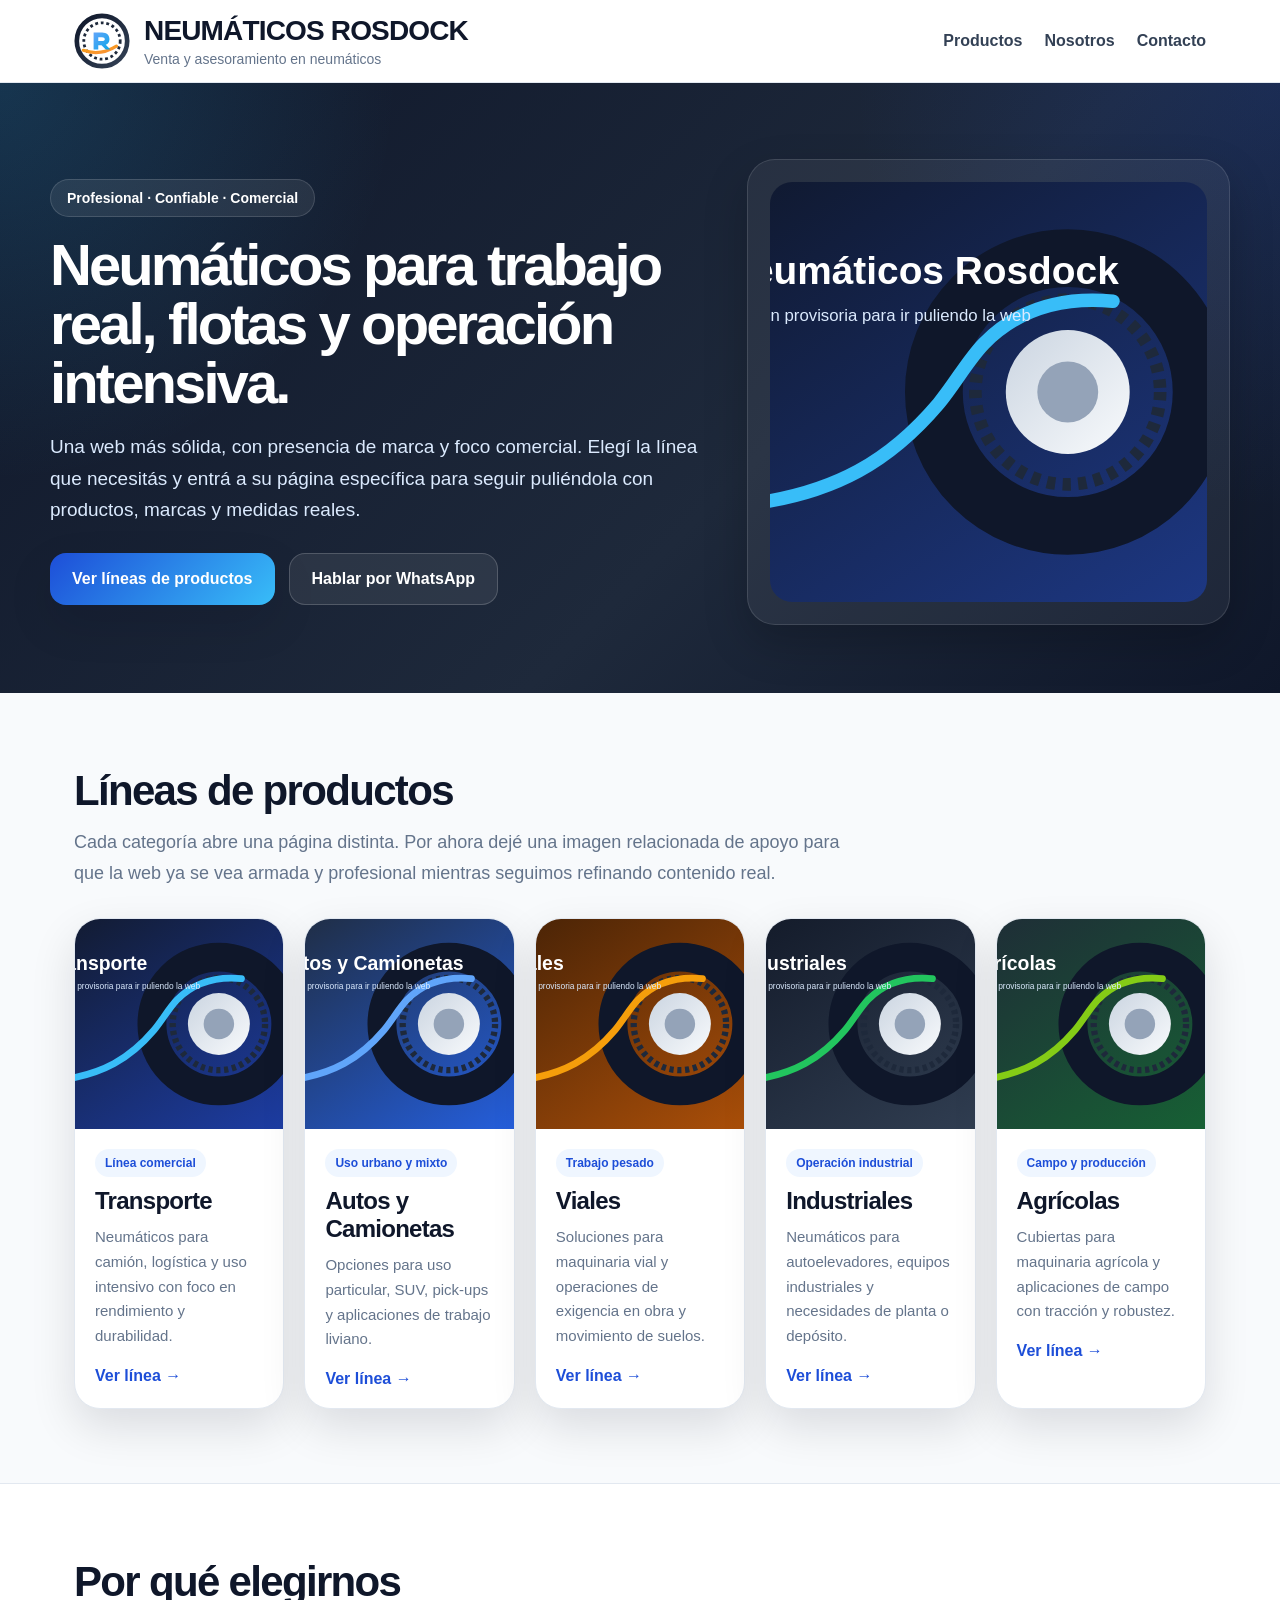
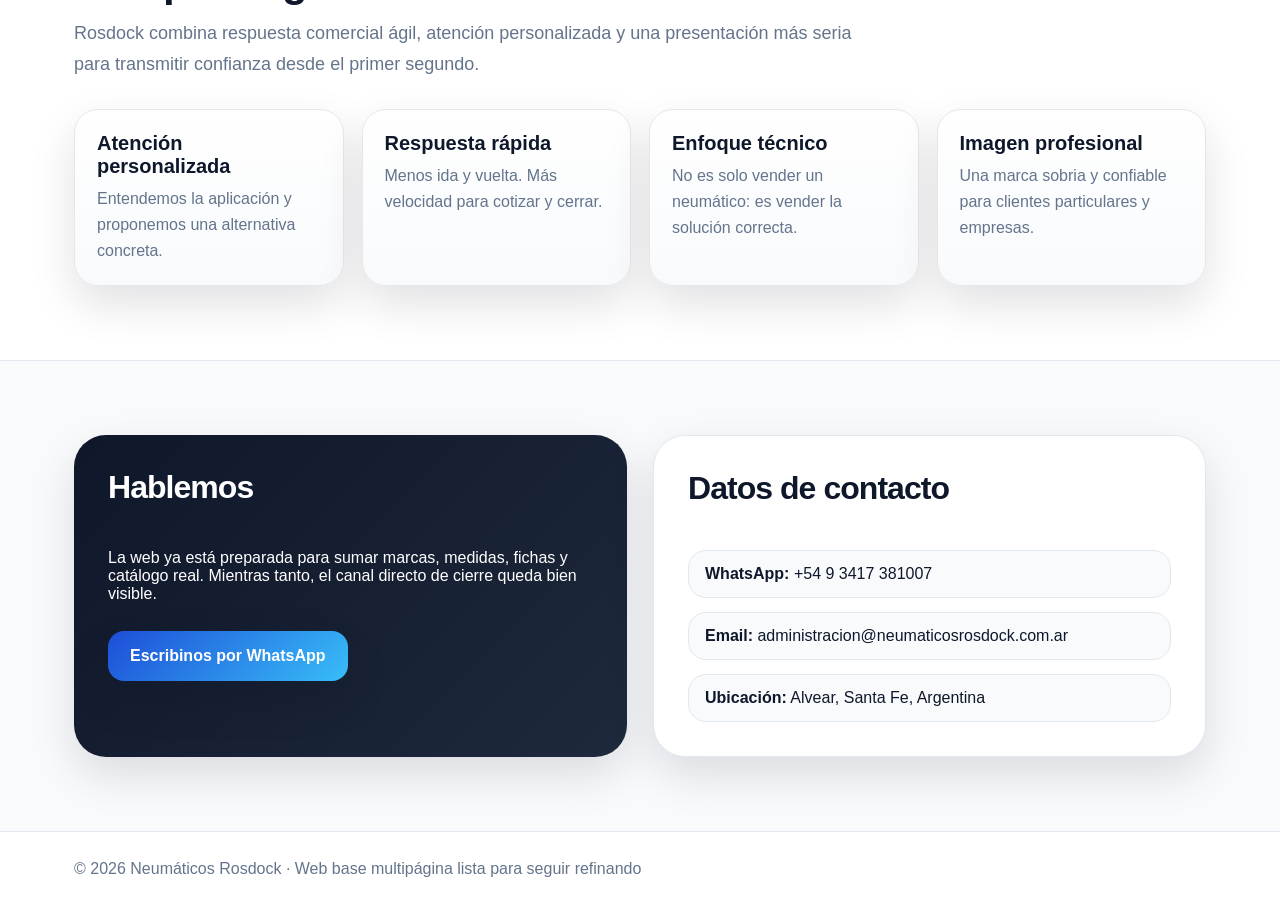
<file: index.html>
<!doctype html><html lang="es"><head><meta charset="utf-8"><meta name="viewport" content="width=device-width, initial-scale=1"><title>Neumáticos Rosdock</title><meta name="description" content="Neumáticos Rosdock. Transporte, autos y camionetas, viales, industriales y agrícolas."><link rel="stylesheet" href="styles.css"></head><body><header class="topbar"><div class="container nav"><a class="brand" href="index.html"><svg viewBox="0 0 120 120" class="brand-mark" fill="none" xmlns="http://www.w3.org/2000/svg" aria-label="Rosdock logo"><defs><linearGradient id="g1" x1="0" y1="0" x2="1" y2="1"><stop offset="0%" stop-color="#0f172a" /><stop offset="100%" stop-color="#334155" /></linearGradient><linearGradient id="g2" x1="0" y1="0" x2="1" y2="1"><stop offset="0%" stop-color="#60a5fa" /><stop offset="100%" stop-color="#0ea5e9" /></linearGradient><linearGradient id="g3" x1="0" y1="0" x2="1" y2="1"><stop offset="0%" stop-color="#f59e0b" /><stop offset="100%" stop-color="#fb923c" /></linearGradient></defs><circle cx="60" cy="60" r="54" stroke="url(#g1)" stroke-width="10" /><circle cx="60" cy="60" r="39" stroke="#1e293b" stroke-width="6" stroke-dasharray="6 6" /><path d="M20 80c22 8 47 6 71-9" stroke="url(#g3)" stroke-width="7" stroke-linecap="round"/><path d="M42 78V42h18c10 0 16 6 16 14 0 6-3 10-8 12l10 10h-10l-9-9h-7v9H42zm10-18h8c4 0 6-2 6-4s-2-4-6-4h-8v8z" fill="url(#g2)"/></svg><div><h1>NEUMÁTICOS ROSDOCK</h1><p>Venta y asesoramiento en neumáticos</p></div></a><nav class="nav-links"><a href="#productos">Productos</a><a href="#nosotros">Nosotros</a><a href="#contacto">Contacto</a></nav></div></header><section class="hero"><div class="container hero-inner"><div><div class="kicker">Profesional · Confiable · Comercial</div><h2>Neumáticos para trabajo real, flotas y operación intensiva.</h2><p>Una web más sólida, con presencia de marca y foco comercial. Elegí la línea que necesitás y entrá a su página específica para seguir puliéndola con productos, marcas y medidas reales.</p><div class="cta-row"><a class="btn btn-primary" href="#productos">Ver líneas de productos</a><a class="btn btn-secondary" href="https://wa.me/5493417381007">Hablar por WhatsApp</a></div></div><div class="hero-panel"><img src="hero.svg" alt="Neumáticos Rosdock"></div></div></section><section id="productos" class="section"><div class="container"><div class="section-head"><h3>Líneas de productos</h3><p>Cada categoría abre una página distinta. Por ahora dejé una imagen relacionada de apoyo para que la web ya se vea armada y profesional mientras seguimos refinando contenido real.</p></div><div class="grid"><article class="card"><img src="transporte.svg" alt="Transporte"><div class="card-body"><span class="badge">Línea comercial</span><h4>Transporte</h4><p>Neumáticos para camión, logística y uso intensivo con foco en rendimiento y durabilidad.</p><a href="transporte.html">Ver línea →</a></div></article><article class="card"><img src="autos.svg" alt="Autos y Camionetas"><div class="card-body"><span class="badge">Uso urbano y mixto</span><h4>Autos y Camionetas</h4><p>Opciones para uso particular, SUV, pick-ups y aplicaciones de trabajo liviano.</p><a href="autos-camionetas.html">Ver línea →</a></div></article><article class="card"><img src="viales.svg" alt="Viales"><div class="card-body"><span class="badge">Trabajo pesado</span><h4>Viales</h4><p>Soluciones para maquinaria vial y operaciones de exigencia en obra y movimiento de suelos.</p><a href="viales.html">Ver línea →</a></div></article><article class="card"><img src="industriales.svg" alt="Industriales"><div class="card-body"><span class="badge">Operación industrial</span><h4>Industriales</h4><p>Neumáticos para autoelevadores, equipos industriales y necesidades de planta o depósito.</p><a href="industriales.html">Ver línea →</a></div></article><article class="card"><img src="agricolas.svg" alt="Agrícolas"><div class="card-body"><span class="badge">Campo y producción</span><h4>Agrícolas</h4><p>Cubiertas para maquinaria agrícola y aplicaciones de campo con tracción y robustez.</p><a href="agricolas.html">Ver línea →</a></div></article></div></div></section><section id="nosotros" class="section band"><div class="container"><div class="section-head"><h3>Por qué elegirnos</h3><p>Rosdock combina respuesta comercial ágil, atención personalizada y una presentación más seria para transmitir confianza desde el primer segundo.</p></div><div class="benefits"><div class="benefit"><strong>Atención personalizada</strong><span>Entendemos la aplicación y proponemos una alternativa concreta.</span></div><div class="benefit"><strong>Respuesta rápida</strong><span>Menos ida y vuelta. Más velocidad para cotizar y cerrar.</span></div><div class="benefit"><strong>Enfoque técnico</strong><span>No es solo vender un neumático: es vender la solución correcta.</span></div><div class="benefit"><strong>Imagen profesional</strong><span>Una marca sobria y confiable para clientes particulares y empresas.</span></div></div></div></section><section id="contacto" class="section"><div class="container contact"><div class="panel-dark"><h4>Hablemos</h4><p>La web ya está preparada para sumar marcas, medidas, fichas y catálogo real. Mientras tanto, el canal directo de cierre queda bien visible.</p><div class="cta-row"><a class="btn btn-primary" href="https://wa.me/5493417381007">Escribinos por WhatsApp</a></div></div><div class="panel-light"><h4>Datos de contacto</h4><div class="contact-list"><div class="contact-item"><strong>WhatsApp:</strong> +54 9 3417 381007</div><div class="contact-item"><strong>Email:</strong> administracion@neumaticosrosdock.com.ar</div><div class="contact-item"><strong>Ubicación:</strong> Alvear, Santa Fe, Argentina</div></div></div></div></section><footer class="footer"><div class="container">© 2026 Neumáticos Rosdock · Web base multipágina lista para seguir refinando</div></footer></body></html>
</file>
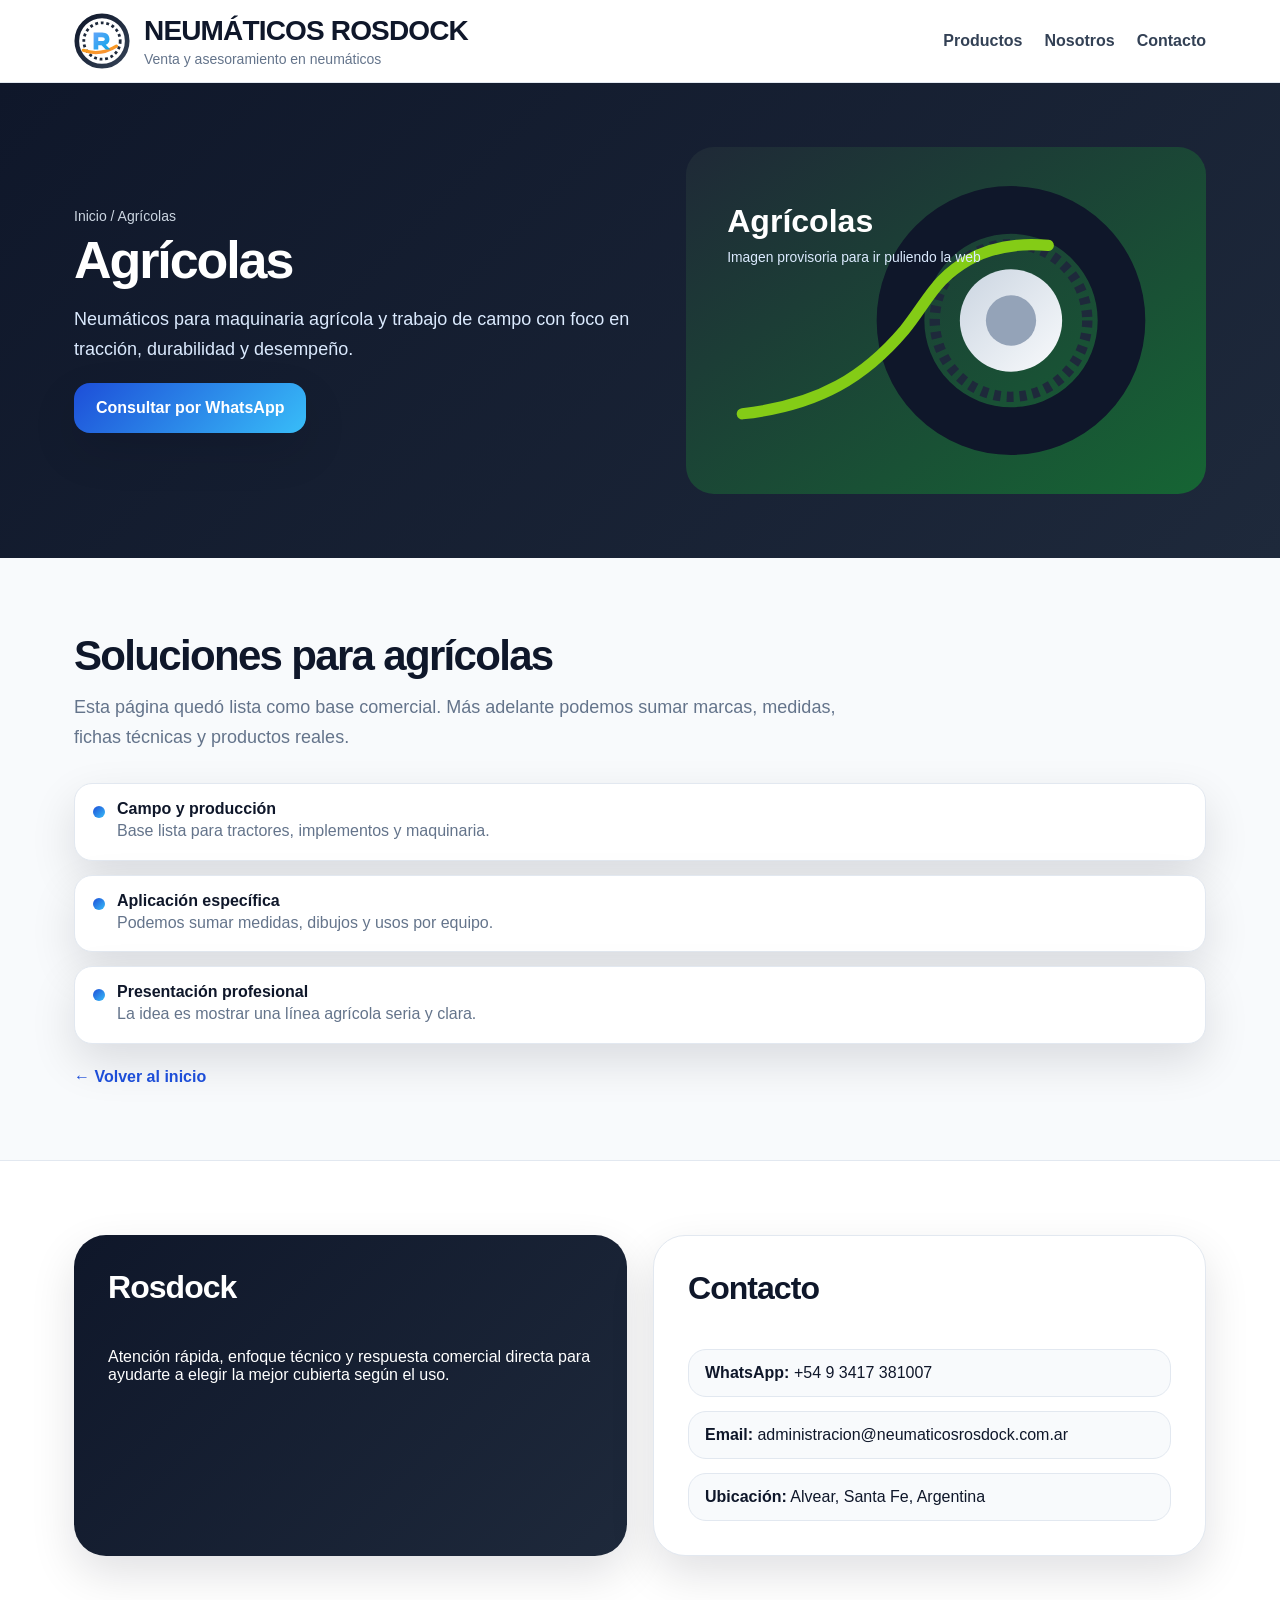
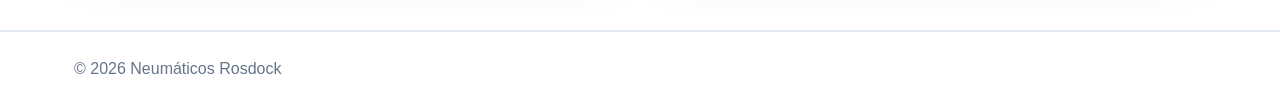
<file: agricolas.html>
<!doctype html><html lang="es"><head><meta charset="utf-8"><meta name="viewport" content="width=device-width, initial-scale=1"><title>Agrícolas | Neumáticos Rosdock</title><meta name="description" content="Neumáticos para maquinaria agrícola y trabajo de campo con foco en tracción, durabilidad y desempeño."><link rel="stylesheet" href="styles.css"></head><body><header class="topbar"><div class="container nav"><a class="brand" href="index.html"><svg viewBox="0 0 120 120" class="brand-mark" fill="none" xmlns="http://www.w3.org/2000/svg" aria-label="Rosdock logo"><defs><linearGradient id="g1" x1="0" y1="0" x2="1" y2="1"><stop offset="0%" stop-color="#0f172a" /><stop offset="100%" stop-color="#334155" /></linearGradient><linearGradient id="g2" x1="0" y1="0" x2="1" y2="1"><stop offset="0%" stop-color="#60a5fa" /><stop offset="100%" stop-color="#0ea5e9" /></linearGradient><linearGradient id="g3" x1="0" y1="0" x2="1" y2="1"><stop offset="0%" stop-color="#f59e0b" /><stop offset="100%" stop-color="#fb923c" /></linearGradient></defs><circle cx="60" cy="60" r="54" stroke="url(#g1)" stroke-width="10" /><circle cx="60" cy="60" r="39" stroke="#1e293b" stroke-width="6" stroke-dasharray="6 6" /><path d="M20 80c22 8 47 6 71-9" stroke="url(#g3)" stroke-width="7" stroke-linecap="round"/><path d="M42 78V42h18c10 0 16 6 16 14 0 6-3 10-8 12l10 10h-10l-9-9h-7v9H42zm10-18h8c4 0 6-2 6-4s-2-4-6-4h-8v8z" fill="url(#g2)"/></svg><div><h1>NEUMÁTICOS ROSDOCK</h1><p>Venta y asesoramiento en neumáticos</p></div></a><nav class="nav-links"><a href="index.html#productos">Productos</a><a href="index.html#nosotros">Nosotros</a><a href="index.html#contacto">Contacto</a></nav></div></header><section class="page-hero"><div class="container page-hero-grid"><div><div class="breadcrumbs">Inicio / Agrícolas</div><h2>Agrícolas</h2><p>Neumáticos para maquinaria agrícola y trabajo de campo con foco en tracción, durabilidad y desempeño.</p><a class="btn btn-primary" href="https://wa.me/5493417381007">Consultar por WhatsApp</a></div><div><img src="agricolas.svg" alt="Agrícolas"></div></div></section><section class="section"><div class="container"><div class="section-head"><h3>Soluciones para agrícolas</h3><p>Esta página quedó lista como base comercial. Más adelante podemos sumar marcas, medidas, fichas técnicas y productos reales.</p></div><div class="list"><div class="row"><div class="dot"></div><div><strong>Campo y producción</strong><br><span style="color:var(--muted);line-height:1.6">Base lista para tractores, implementos y maquinaria.</span></div></div>
<div class="row"><div class="dot"></div><div><strong>Aplicación específica</strong><br><span style="color:var(--muted);line-height:1.6">Podemos sumar medidas, dibujos y usos por equipo.</span></div></div>
<div class="row"><div class="dot"></div><div><strong>Presentación profesional</strong><br><span style="color:var(--muted);line-height:1.6">La idea es mostrar una línea agrícola seria y clara.</span></div></div></div><a class="back-link" href="index.html">← Volver al inicio</a></div></section><section class="section band"><div class="container contact"><div class="panel-dark"><h4>Rosdock</h4><p>Atención rápida, enfoque técnico y respuesta comercial directa para ayudarte a elegir la mejor cubierta según el uso.</p></div><div class="panel-light"><h4>Contacto</h4><div class="contact-list"><div class="contact-item"><strong>WhatsApp:</strong> +54 9 3417 381007</div><div class="contact-item"><strong>Email:</strong> administracion@neumaticosrosdock.com.ar</div><div class="contact-item"><strong>Ubicación:</strong> Alvear, Santa Fe, Argentina</div></div></div></div></section><footer class="footer"><div class="container">© 2026 Neumáticos Rosdock</div></footer></body></html>
</file>
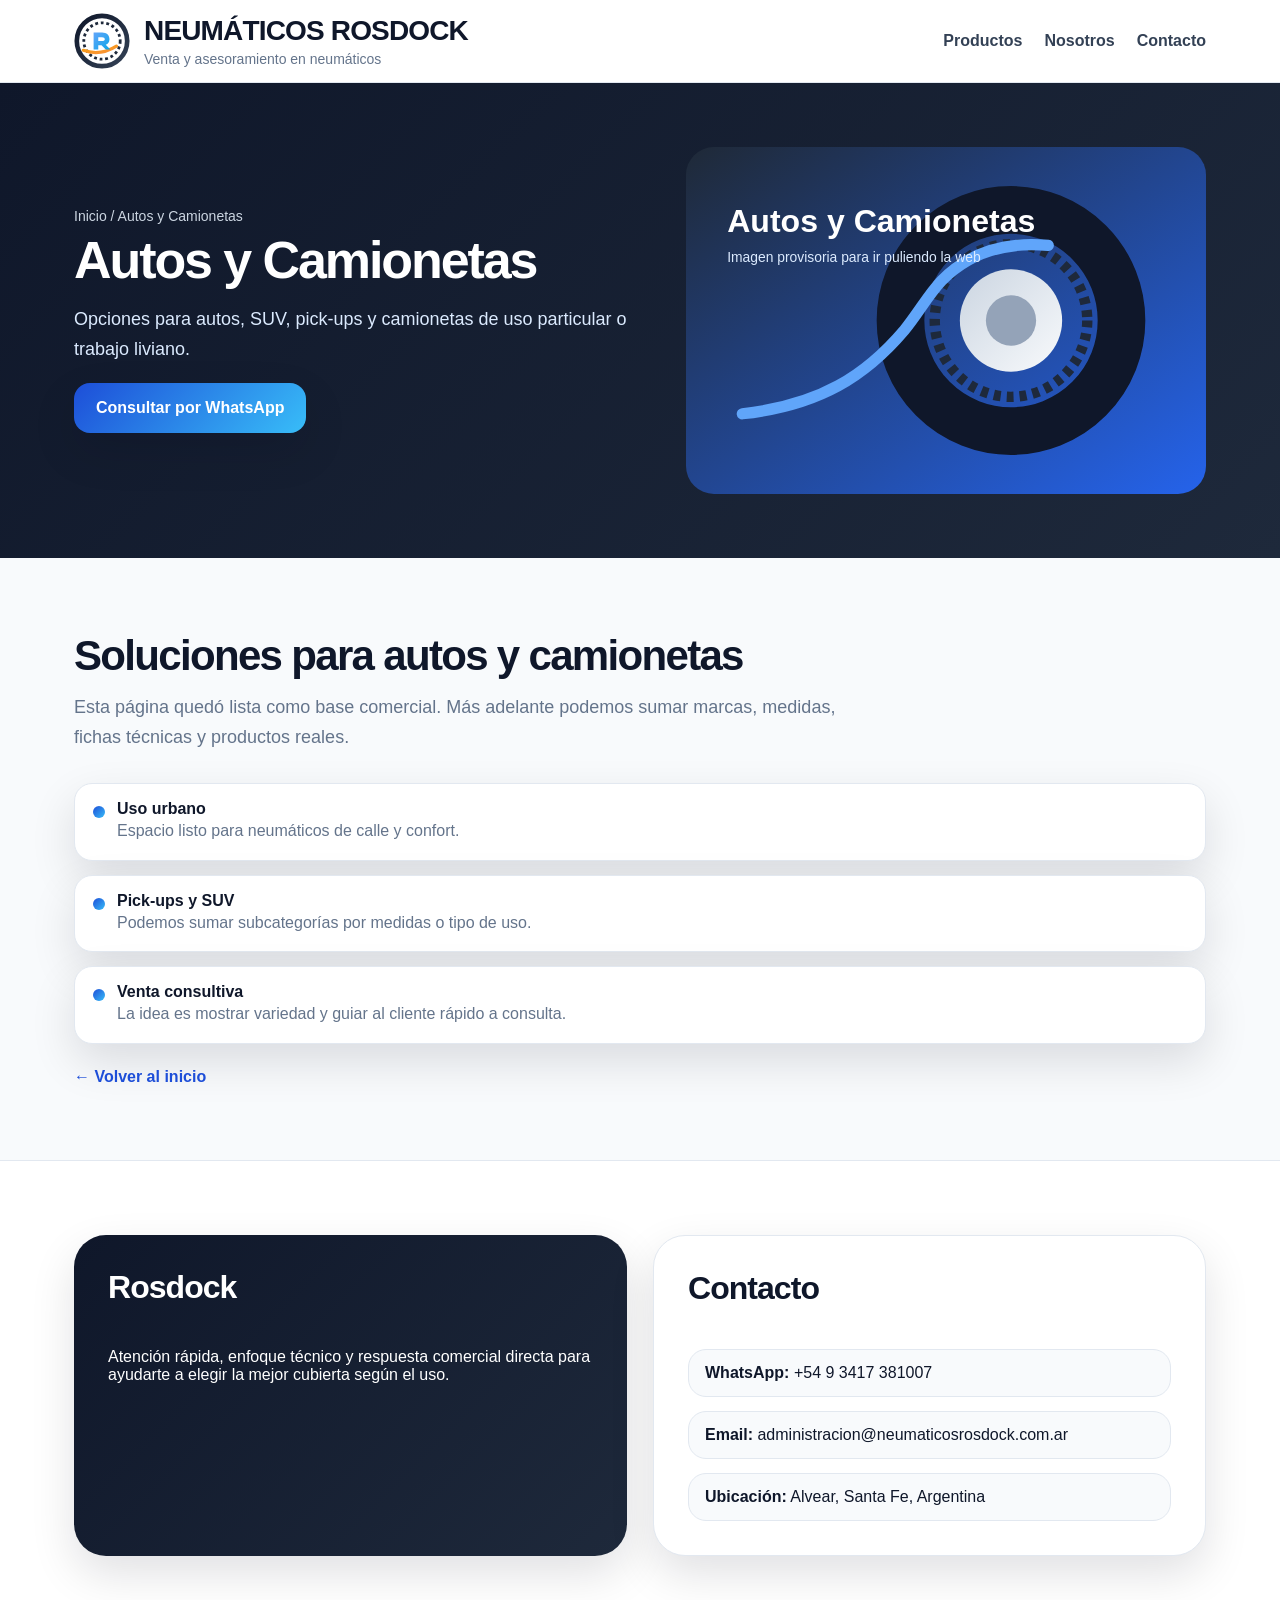
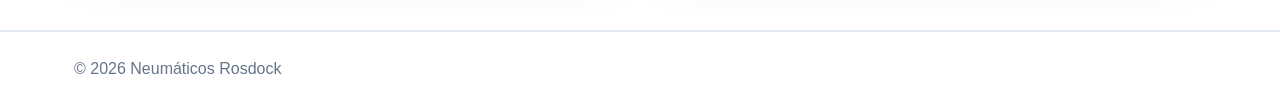
<file: autos-camionetas.html>
<!doctype html><html lang="es"><head><meta charset="utf-8"><meta name="viewport" content="width=device-width, initial-scale=1"><title>Autos y Camionetas | Neumáticos Rosdock</title><meta name="description" content="Opciones para autos, SUV, pick-ups y camionetas de uso particular o trabajo liviano."><link rel="stylesheet" href="styles.css"></head><body><header class="topbar"><div class="container nav"><a class="brand" href="index.html"><svg viewBox="0 0 120 120" class="brand-mark" fill="none" xmlns="http://www.w3.org/2000/svg" aria-label="Rosdock logo"><defs><linearGradient id="g1" x1="0" y1="0" x2="1" y2="1"><stop offset="0%" stop-color="#0f172a" /><stop offset="100%" stop-color="#334155" /></linearGradient><linearGradient id="g2" x1="0" y1="0" x2="1" y2="1"><stop offset="0%" stop-color="#60a5fa" /><stop offset="100%" stop-color="#0ea5e9" /></linearGradient><linearGradient id="g3" x1="0" y1="0" x2="1" y2="1"><stop offset="0%" stop-color="#f59e0b" /><stop offset="100%" stop-color="#fb923c" /></linearGradient></defs><circle cx="60" cy="60" r="54" stroke="url(#g1)" stroke-width="10" /><circle cx="60" cy="60" r="39" stroke="#1e293b" stroke-width="6" stroke-dasharray="6 6" /><path d="M20 80c22 8 47 6 71-9" stroke="url(#g3)" stroke-width="7" stroke-linecap="round"/><path d="M42 78V42h18c10 0 16 6 16 14 0 6-3 10-8 12l10 10h-10l-9-9h-7v9H42zm10-18h8c4 0 6-2 6-4s-2-4-6-4h-8v8z" fill="url(#g2)"/></svg><div><h1>NEUMÁTICOS ROSDOCK</h1><p>Venta y asesoramiento en neumáticos</p></div></a><nav class="nav-links"><a href="index.html#productos">Productos</a><a href="index.html#nosotros">Nosotros</a><a href="index.html#contacto">Contacto</a></nav></div></header><section class="page-hero"><div class="container page-hero-grid"><div><div class="breadcrumbs">Inicio / Autos y Camionetas</div><h2>Autos y Camionetas</h2><p>Opciones para autos, SUV, pick-ups y camionetas de uso particular o trabajo liviano.</p><a class="btn btn-primary" href="https://wa.me/5493417381007">Consultar por WhatsApp</a></div><div><img src="autos.svg" alt="Autos y Camionetas"></div></div></section><section class="section"><div class="container"><div class="section-head"><h3>Soluciones para autos y camionetas</h3><p>Esta página quedó lista como base comercial. Más adelante podemos sumar marcas, medidas, fichas técnicas y productos reales.</p></div><div class="list"><div class="row"><div class="dot"></div><div><strong>Uso urbano</strong><br><span style="color:var(--muted);line-height:1.6">Espacio listo para neumáticos de calle y confort.</span></div></div>
<div class="row"><div class="dot"></div><div><strong>Pick-ups y SUV</strong><br><span style="color:var(--muted);line-height:1.6">Podemos sumar subcategorías por medidas o tipo de uso.</span></div></div>
<div class="row"><div class="dot"></div><div><strong>Venta consultiva</strong><br><span style="color:var(--muted);line-height:1.6">La idea es mostrar variedad y guiar al cliente rápido a consulta.</span></div></div></div><a class="back-link" href="index.html">← Volver al inicio</a></div></section><section class="section band"><div class="container contact"><div class="panel-dark"><h4>Rosdock</h4><p>Atención rápida, enfoque técnico y respuesta comercial directa para ayudarte a elegir la mejor cubierta según el uso.</p></div><div class="panel-light"><h4>Contacto</h4><div class="contact-list"><div class="contact-item"><strong>WhatsApp:</strong> +54 9 3417 381007</div><div class="contact-item"><strong>Email:</strong> administracion@neumaticosrosdock.com.ar</div><div class="contact-item"><strong>Ubicación:</strong> Alvear, Santa Fe, Argentina</div></div></div></div></section><footer class="footer"><div class="container">© 2026 Neumáticos Rosdock</div></footer></body></html>
</file>
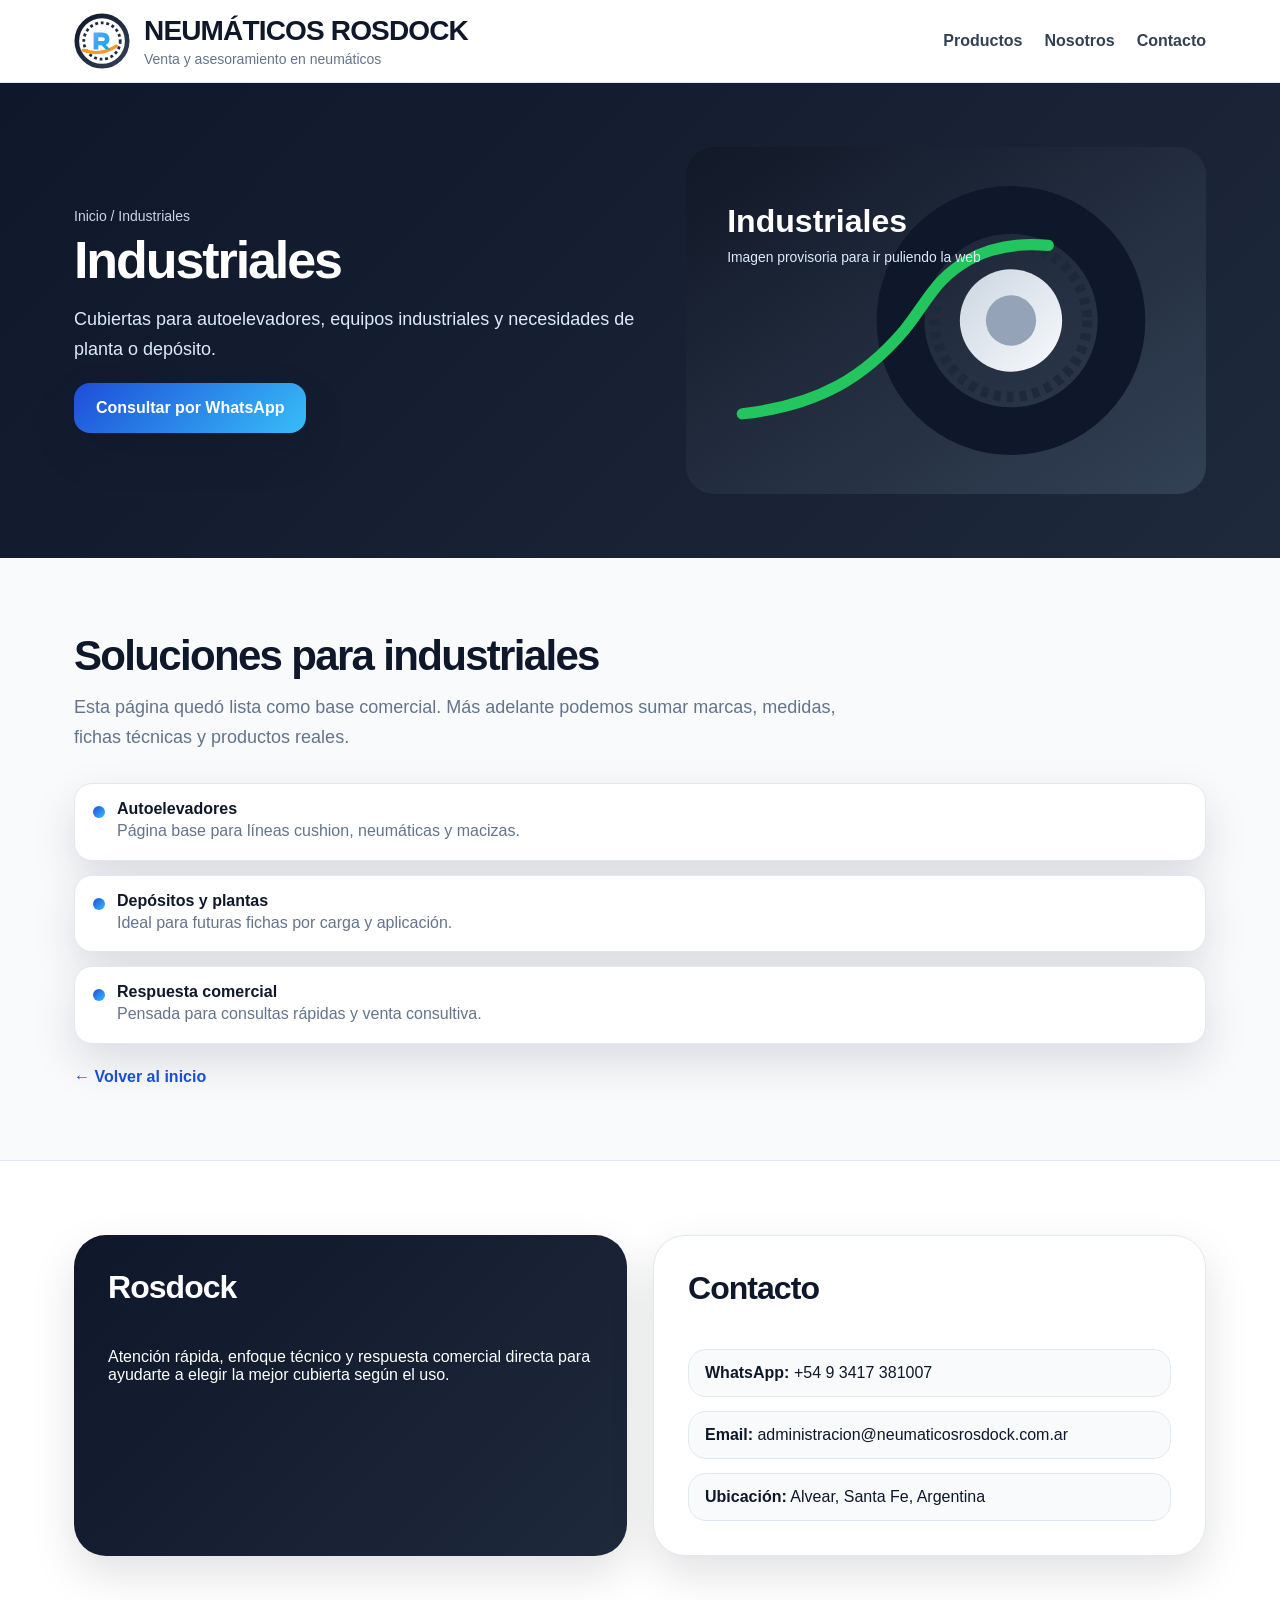
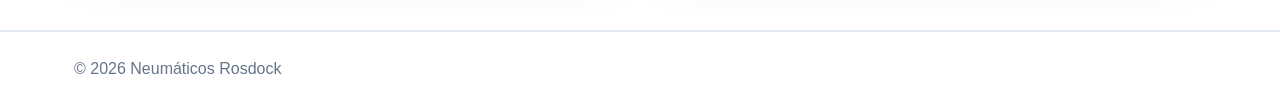
<file: industriales.html>
<!doctype html><html lang="es"><head><meta charset="utf-8"><meta name="viewport" content="width=device-width, initial-scale=1"><title>Industriales | Neumáticos Rosdock</title><meta name="description" content="Cubiertas para autoelevadores, equipos industriales y necesidades de planta o depósito."><link rel="stylesheet" href="styles.css"></head><body><header class="topbar"><div class="container nav"><a class="brand" href="index.html"><svg viewBox="0 0 120 120" class="brand-mark" fill="none" xmlns="http://www.w3.org/2000/svg" aria-label="Rosdock logo"><defs><linearGradient id="g1" x1="0" y1="0" x2="1" y2="1"><stop offset="0%" stop-color="#0f172a" /><stop offset="100%" stop-color="#334155" /></linearGradient><linearGradient id="g2" x1="0" y1="0" x2="1" y2="1"><stop offset="0%" stop-color="#60a5fa" /><stop offset="100%" stop-color="#0ea5e9" /></linearGradient><linearGradient id="g3" x1="0" y1="0" x2="1" y2="1"><stop offset="0%" stop-color="#f59e0b" /><stop offset="100%" stop-color="#fb923c" /></linearGradient></defs><circle cx="60" cy="60" r="54" stroke="url(#g1)" stroke-width="10" /><circle cx="60" cy="60" r="39" stroke="#1e293b" stroke-width="6" stroke-dasharray="6 6" /><path d="M20 80c22 8 47 6 71-9" stroke="url(#g3)" stroke-width="7" stroke-linecap="round"/><path d="M42 78V42h18c10 0 16 6 16 14 0 6-3 10-8 12l10 10h-10l-9-9h-7v9H42zm10-18h8c4 0 6-2 6-4s-2-4-6-4h-8v8z" fill="url(#g2)"/></svg><div><h1>NEUMÁTICOS ROSDOCK</h1><p>Venta y asesoramiento en neumáticos</p></div></a><nav class="nav-links"><a href="index.html#productos">Productos</a><a href="index.html#nosotros">Nosotros</a><a href="index.html#contacto">Contacto</a></nav></div></header><section class="page-hero"><div class="container page-hero-grid"><div><div class="breadcrumbs">Inicio / Industriales</div><h2>Industriales</h2><p>Cubiertas para autoelevadores, equipos industriales y necesidades de planta o depósito.</p><a class="btn btn-primary" href="https://wa.me/5493417381007">Consultar por WhatsApp</a></div><div><img src="industriales.svg" alt="Industriales"></div></div></section><section class="section"><div class="container"><div class="section-head"><h3>Soluciones para industriales</h3><p>Esta página quedó lista como base comercial. Más adelante podemos sumar marcas, medidas, fichas técnicas y productos reales.</p></div><div class="list"><div class="row"><div class="dot"></div><div><strong>Autoelevadores</strong><br><span style="color:var(--muted);line-height:1.6">Página base para líneas cushion, neumáticas y macizas.</span></div></div>
<div class="row"><div class="dot"></div><div><strong>Depósitos y plantas</strong><br><span style="color:var(--muted);line-height:1.6">Ideal para futuras fichas por carga y aplicación.</span></div></div>
<div class="row"><div class="dot"></div><div><strong>Respuesta comercial</strong><br><span style="color:var(--muted);line-height:1.6">Pensada para consultas rápidas y venta consultiva.</span></div></div></div><a class="back-link" href="index.html">← Volver al inicio</a></div></section><section class="section band"><div class="container contact"><div class="panel-dark"><h4>Rosdock</h4><p>Atención rápida, enfoque técnico y respuesta comercial directa para ayudarte a elegir la mejor cubierta según el uso.</p></div><div class="panel-light"><h4>Contacto</h4><div class="contact-list"><div class="contact-item"><strong>WhatsApp:</strong> +54 9 3417 381007</div><div class="contact-item"><strong>Email:</strong> administracion@neumaticosrosdock.com.ar</div><div class="contact-item"><strong>Ubicación:</strong> Alvear, Santa Fe, Argentina</div></div></div></div></section><footer class="footer"><div class="container">© 2026 Neumáticos Rosdock</div></footer></body></html>
</file>
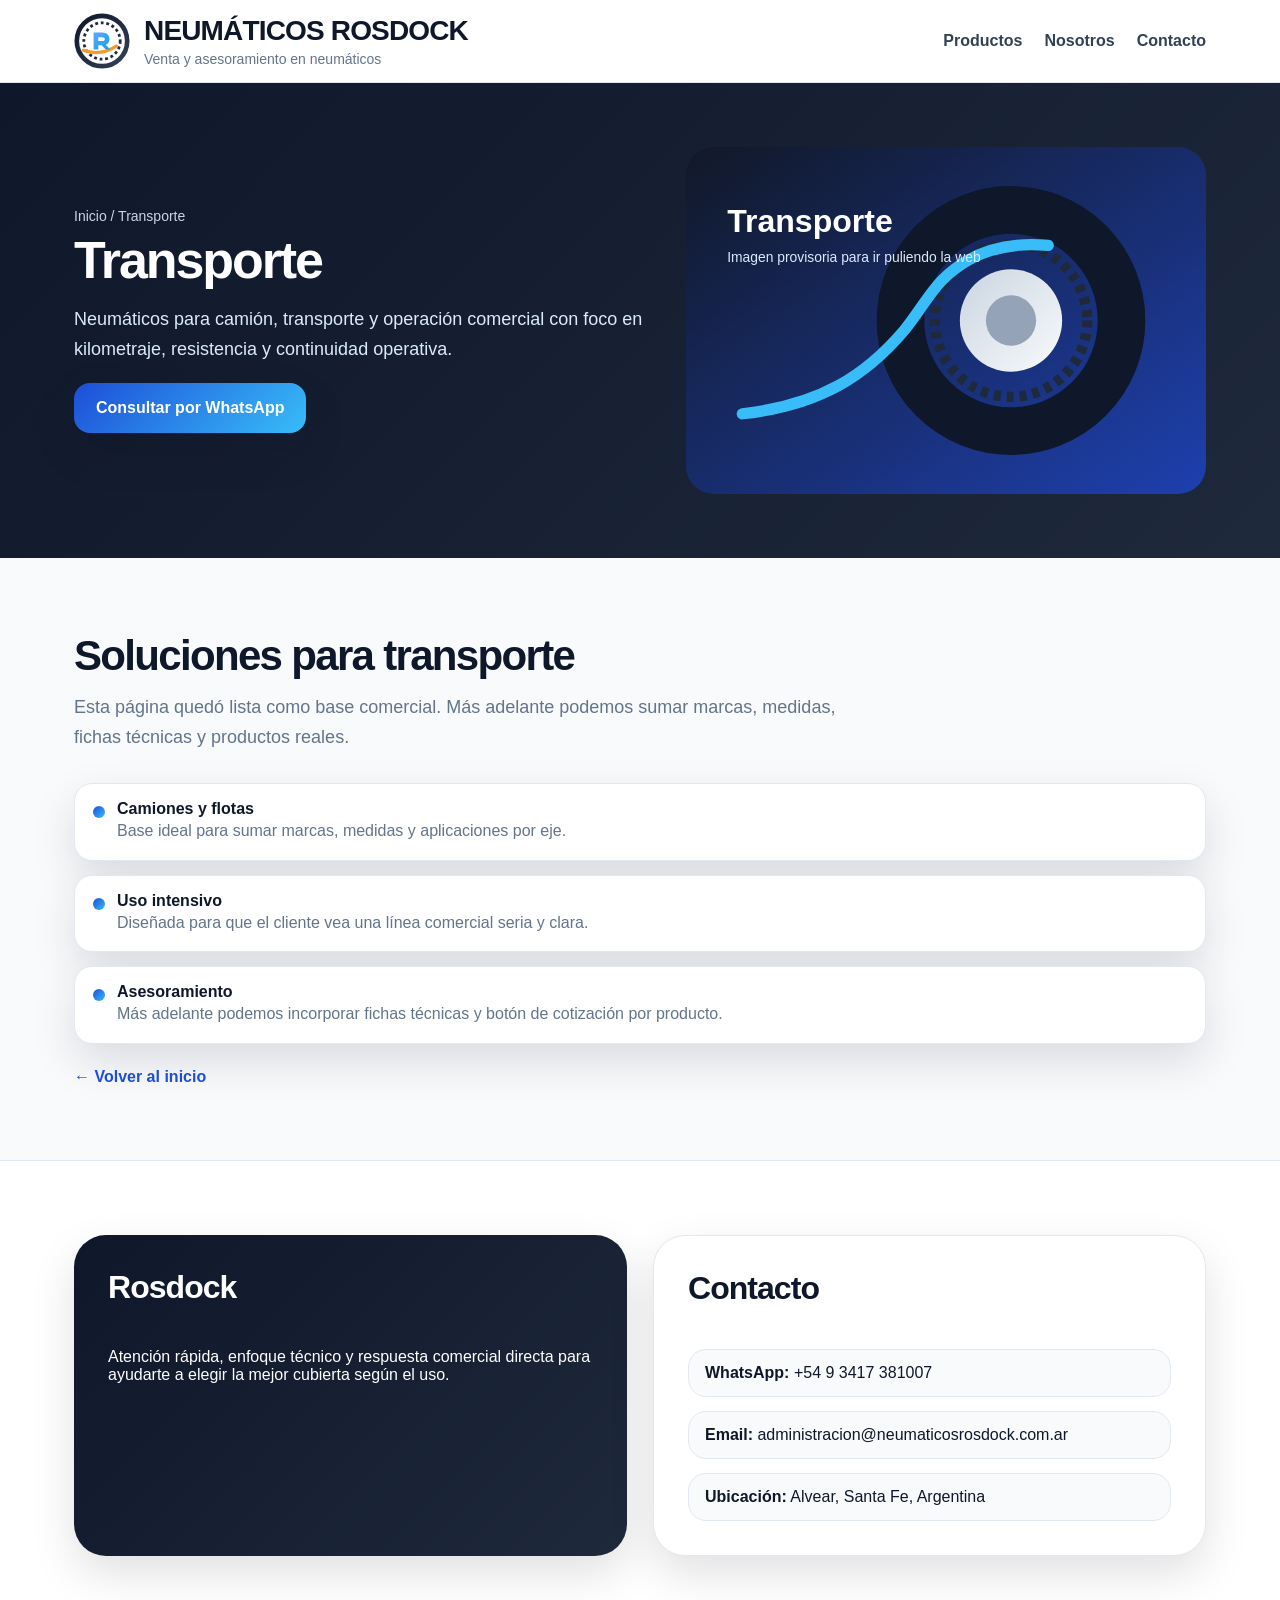
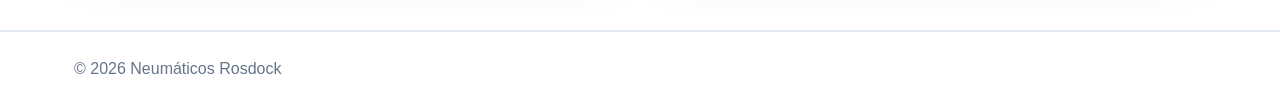
<file: transporte.html>
<!doctype html><html lang="es"><head><meta charset="utf-8"><meta name="viewport" content="width=device-width, initial-scale=1"><title>Transporte | Neumáticos Rosdock</title><meta name="description" content="Neumáticos para camión, transporte y operación comercial con foco en kilometraje, resistencia y continuidad operativa."><link rel="stylesheet" href="styles.css"></head><body><header class="topbar"><div class="container nav"><a class="brand" href="index.html"><svg viewBox="0 0 120 120" class="brand-mark" fill="none" xmlns="http://www.w3.org/2000/svg" aria-label="Rosdock logo"><defs><linearGradient id="g1" x1="0" y1="0" x2="1" y2="1"><stop offset="0%" stop-color="#0f172a" /><stop offset="100%" stop-color="#334155" /></linearGradient><linearGradient id="g2" x1="0" y1="0" x2="1" y2="1"><stop offset="0%" stop-color="#60a5fa" /><stop offset="100%" stop-color="#0ea5e9" /></linearGradient><linearGradient id="g3" x1="0" y1="0" x2="1" y2="1"><stop offset="0%" stop-color="#f59e0b" /><stop offset="100%" stop-color="#fb923c" /></linearGradient></defs><circle cx="60" cy="60" r="54" stroke="url(#g1)" stroke-width="10" /><circle cx="60" cy="60" r="39" stroke="#1e293b" stroke-width="6" stroke-dasharray="6 6" /><path d="M20 80c22 8 47 6 71-9" stroke="url(#g3)" stroke-width="7" stroke-linecap="round"/><path d="M42 78V42h18c10 0 16 6 16 14 0 6-3 10-8 12l10 10h-10l-9-9h-7v9H42zm10-18h8c4 0 6-2 6-4s-2-4-6-4h-8v8z" fill="url(#g2)"/></svg><div><h1>NEUMÁTICOS ROSDOCK</h1><p>Venta y asesoramiento en neumáticos</p></div></a><nav class="nav-links"><a href="index.html#productos">Productos</a><a href="index.html#nosotros">Nosotros</a><a href="index.html#contacto">Contacto</a></nav></div></header><section class="page-hero"><div class="container page-hero-grid"><div><div class="breadcrumbs">Inicio / Transporte</div><h2>Transporte</h2><p>Neumáticos para camión, transporte y operación comercial con foco en kilometraje, resistencia y continuidad operativa.</p><a class="btn btn-primary" href="https://wa.me/5493417381007">Consultar por WhatsApp</a></div><div><img src="transporte.svg" alt="Transporte"></div></div></section><section class="section"><div class="container"><div class="section-head"><h3>Soluciones para transporte</h3><p>Esta página quedó lista como base comercial. Más adelante podemos sumar marcas, medidas, fichas técnicas y productos reales.</p></div><div class="list"><div class="row"><div class="dot"></div><div><strong>Camiones y flotas</strong><br><span style="color:var(--muted);line-height:1.6">Base ideal para sumar marcas, medidas y aplicaciones por eje.</span></div></div>
<div class="row"><div class="dot"></div><div><strong>Uso intensivo</strong><br><span style="color:var(--muted);line-height:1.6">Diseñada para que el cliente vea una línea comercial seria y clara.</span></div></div>
<div class="row"><div class="dot"></div><div><strong>Asesoramiento</strong><br><span style="color:var(--muted);line-height:1.6">Más adelante podemos incorporar fichas técnicas y botón de cotización por producto.</span></div></div></div><a class="back-link" href="index.html">← Volver al inicio</a></div></section><section class="section band"><div class="container contact"><div class="panel-dark"><h4>Rosdock</h4><p>Atención rápida, enfoque técnico y respuesta comercial directa para ayudarte a elegir la mejor cubierta según el uso.</p></div><div class="panel-light"><h4>Contacto</h4><div class="contact-list"><div class="contact-item"><strong>WhatsApp:</strong> +54 9 3417 381007</div><div class="contact-item"><strong>Email:</strong> administracion@neumaticosrosdock.com.ar</div><div class="contact-item"><strong>Ubicación:</strong> Alvear, Santa Fe, Argentina</div></div></div></div></section><footer class="footer"><div class="container">© 2026 Neumáticos Rosdock</div></footer></body></html>
</file>
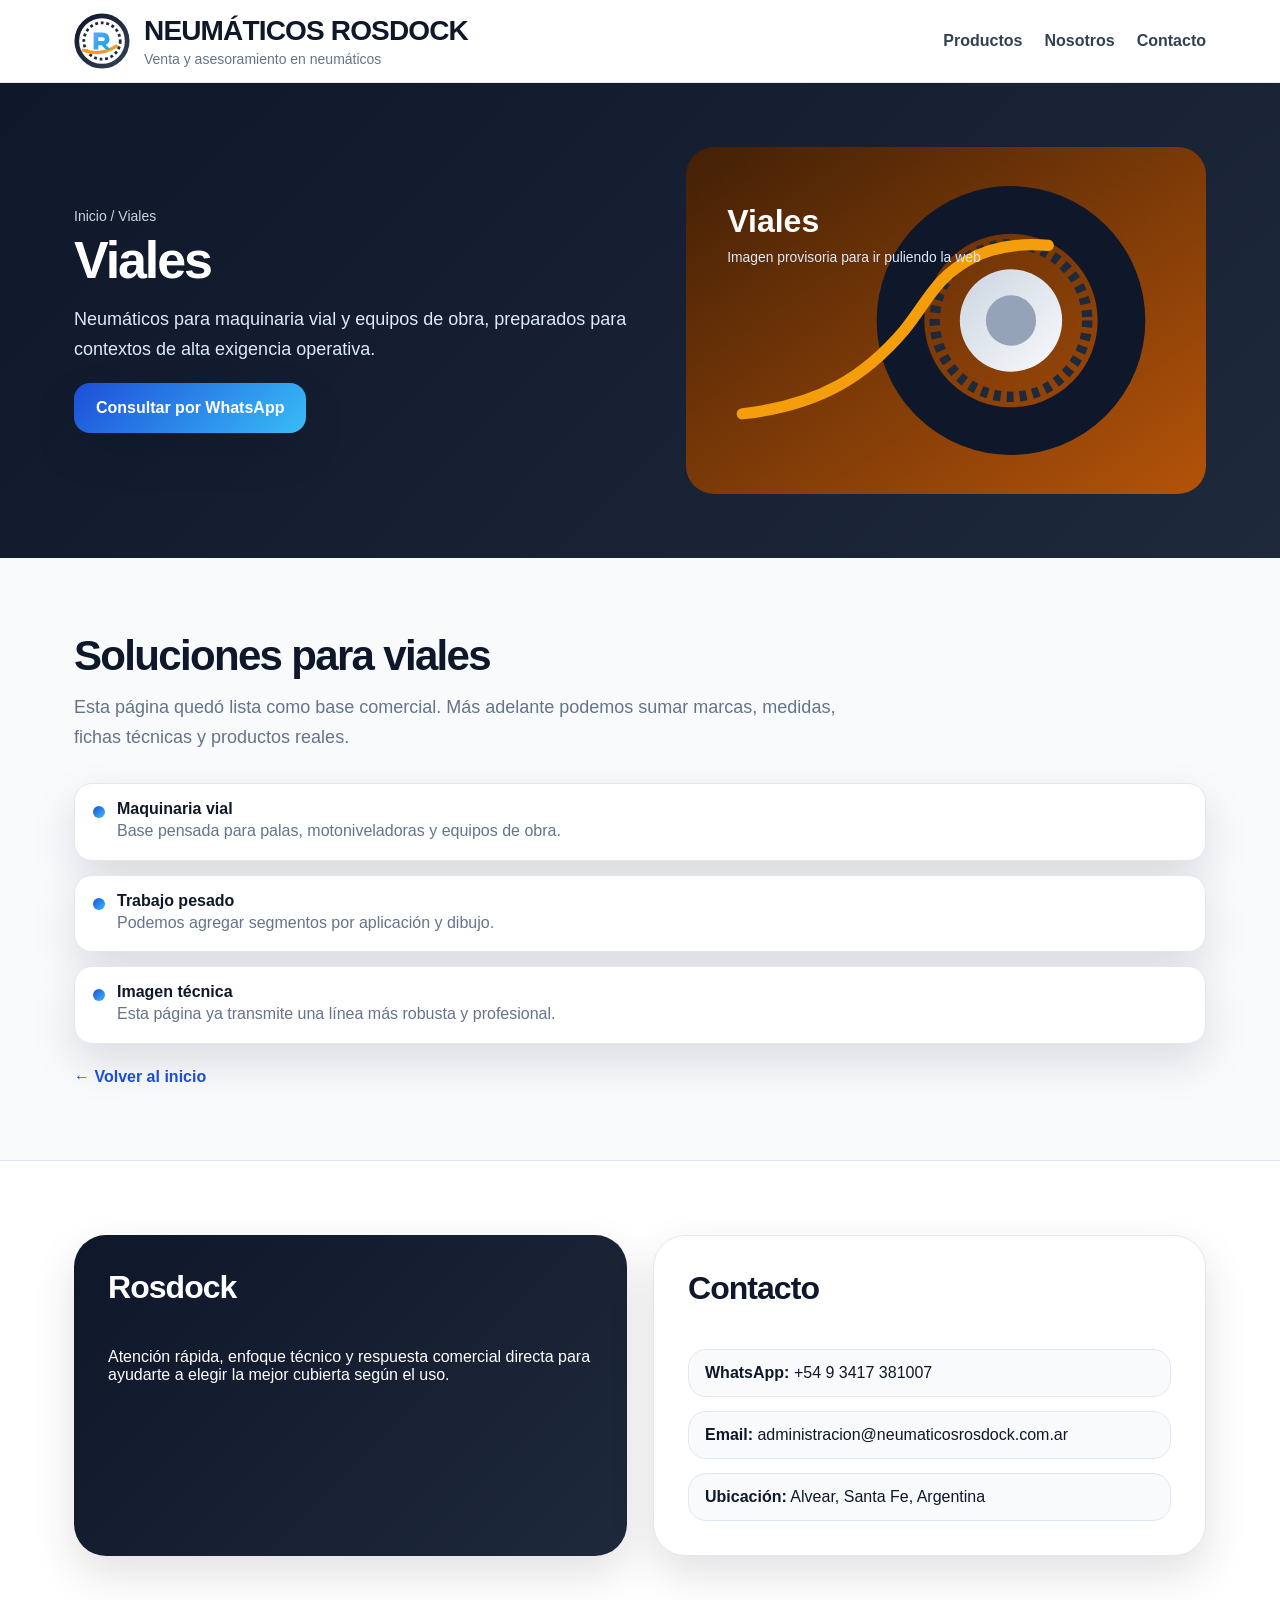
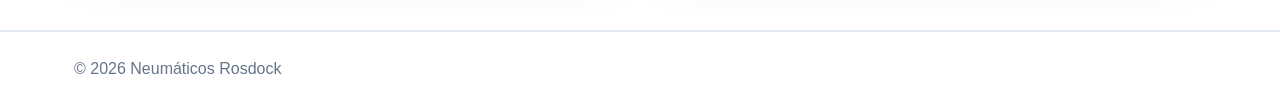
<file: viales.html>
<!doctype html><html lang="es"><head><meta charset="utf-8"><meta name="viewport" content="width=device-width, initial-scale=1"><title>Viales | Neumáticos Rosdock</title><meta name="description" content="Neumáticos para maquinaria vial y equipos de obra, preparados para contextos de alta exigencia operativa."><link rel="stylesheet" href="styles.css"></head><body><header class="topbar"><div class="container nav"><a class="brand" href="index.html"><svg viewBox="0 0 120 120" class="brand-mark" fill="none" xmlns="http://www.w3.org/2000/svg" aria-label="Rosdock logo"><defs><linearGradient id="g1" x1="0" y1="0" x2="1" y2="1"><stop offset="0%" stop-color="#0f172a" /><stop offset="100%" stop-color="#334155" /></linearGradient><linearGradient id="g2" x1="0" y1="0" x2="1" y2="1"><stop offset="0%" stop-color="#60a5fa" /><stop offset="100%" stop-color="#0ea5e9" /></linearGradient><linearGradient id="g3" x1="0" y1="0" x2="1" y2="1"><stop offset="0%" stop-color="#f59e0b" /><stop offset="100%" stop-color="#fb923c" /></linearGradient></defs><circle cx="60" cy="60" r="54" stroke="url(#g1)" stroke-width="10" /><circle cx="60" cy="60" r="39" stroke="#1e293b" stroke-width="6" stroke-dasharray="6 6" /><path d="M20 80c22 8 47 6 71-9" stroke="url(#g3)" stroke-width="7" stroke-linecap="round"/><path d="M42 78V42h18c10 0 16 6 16 14 0 6-3 10-8 12l10 10h-10l-9-9h-7v9H42zm10-18h8c4 0 6-2 6-4s-2-4-6-4h-8v8z" fill="url(#g2)"/></svg><div><h1>NEUMÁTICOS ROSDOCK</h1><p>Venta y asesoramiento en neumáticos</p></div></a><nav class="nav-links"><a href="index.html#productos">Productos</a><a href="index.html#nosotros">Nosotros</a><a href="index.html#contacto">Contacto</a></nav></div></header><section class="page-hero"><div class="container page-hero-grid"><div><div class="breadcrumbs">Inicio / Viales</div><h2>Viales</h2><p>Neumáticos para maquinaria vial y equipos de obra, preparados para contextos de alta exigencia operativa.</p><a class="btn btn-primary" href="https://wa.me/5493417381007">Consultar por WhatsApp</a></div><div><img src="viales.svg" alt="Viales"></div></div></section><section class="section"><div class="container"><div class="section-head"><h3>Soluciones para viales</h3><p>Esta página quedó lista como base comercial. Más adelante podemos sumar marcas, medidas, fichas técnicas y productos reales.</p></div><div class="list"><div class="row"><div class="dot"></div><div><strong>Maquinaria vial</strong><br><span style="color:var(--muted);line-height:1.6">Base pensada para palas, motoniveladoras y equipos de obra.</span></div></div>
<div class="row"><div class="dot"></div><div><strong>Trabajo pesado</strong><br><span style="color:var(--muted);line-height:1.6">Podemos agregar segmentos por aplicación y dibujo.</span></div></div>
<div class="row"><div class="dot"></div><div><strong>Imagen técnica</strong><br><span style="color:var(--muted);line-height:1.6">Esta página ya transmite una línea más robusta y profesional.</span></div></div></div><a class="back-link" href="index.html">← Volver al inicio</a></div></section><section class="section band"><div class="container contact"><div class="panel-dark"><h4>Rosdock</h4><p>Atención rápida, enfoque técnico y respuesta comercial directa para ayudarte a elegir la mejor cubierta según el uso.</p></div><div class="panel-light"><h4>Contacto</h4><div class="contact-list"><div class="contact-item"><strong>WhatsApp:</strong> +54 9 3417 381007</div><div class="contact-item"><strong>Email:</strong> administracion@neumaticosrosdock.com.ar</div><div class="contact-item"><strong>Ubicación:</strong> Alvear, Santa Fe, Argentina</div></div></div></div></section><footer class="footer"><div class="container">© 2026 Neumáticos Rosdock</div></footer></body></html>
</file>
<file: styles.css>
:root{--bg:#0b1220;--bg-soft:#111827;--card:#fff;--text:#0f172a;--muted:#64748b;--line:#e2e8f0;--brand:#1d4ed8;--brand-2:#38bdf8;--accent:#f59e0b;--shadow:0 18px 45px rgba(2,8,23,.12)}*{box-sizing:border-box}html{scroll-behavior:smooth}body{margin:0;font-family:Arial,Helvetica,sans-serif;color:var(--text);background:#f8fafc}a{text-decoration:none;color:inherit}img{max-width:100%;display:block}.container{max-width:1180px;margin:0 auto;padding:0 24px}.topbar{position:sticky;top:0;z-index:30;background:rgba(255,255,255,.94);backdrop-filter:blur(10px);border-bottom:1px solid var(--line)}.nav{min-height:82px;display:flex;align-items:center;justify-content:space-between;gap:24px}.brand{display:flex;align-items:center;gap:14px}.brand-mark{width:56px;height:56px;flex:0 0 56px}.brand h1{margin:0;font-size:28px;letter-spacing:-.03em}.brand p{margin:4px 0 0;color:var(--muted);font-size:14px}.nav-links{display:flex;gap:22px;flex-wrap:wrap}.nav-links a{font-weight:700;color:#334155}.nav-links a:hover{color:var(--brand)}.hero{position:relative;overflow:hidden;background:radial-gradient(circle at top left,rgba(56,189,248,.18),transparent 28%),radial-gradient(circle at top right,rgba(29,78,216,.18),transparent 30%),linear-gradient(135deg,#0f172a,#1e293b 60%,#0f172a);color:#fff}.hero-inner{display:grid;grid-template-columns:1.15fr .85fr;gap:44px;align-items:center;padding:76px 0 68px}.kicker{display:inline-flex;align-items:center;gap:10px;background:rgba(255,255,255,.08);border:1px solid rgba(255,255,255,.14);border-radius:999px;padding:10px 16px;font-size:14px;font-weight:700}.hero h2{font-size:58px;line-height:1.02;letter-spacing:-.05em;margin:18px 0}.hero p{font-size:19px;line-height:1.65;color:#dbeafe;max-width:680px}.cta-row{display:flex;gap:14px;flex-wrap:wrap;margin-top:28px}.btn{display:inline-flex;align-items:center;justify-content:center;gap:10px;border-radius:16px;padding:16px 22px;font-weight:800}.btn-primary{background:linear-gradient(135deg,var(--brand),var(--brand-2));color:#fff;box-shadow:var(--shadow)}.btn-secondary{background:rgba(255,255,255,.08);border:1px solid rgba(255,255,255,.18);color:#fff}.hero-panel{background:rgba(255,255,255,.06);border:1px solid rgba(255,255,255,.12);border-radius:28px;padding:22px;box-shadow:0 18px 45px rgba(0,0,0,.2)}.hero-panel img{border-radius:22px;min-height:420px;object-fit:cover;width:100%}.section{padding:74px 0}.section-head{max-width:780px;margin-bottom:30px}.section-head h3{font-size:42px;letter-spacing:-.04em;margin:0 0 12px}.section-head p{margin:0;color:var(--muted);font-size:18px;line-height:1.7}.grid{display:grid;grid-template-columns:repeat(5,1fr);gap:20px}.card{background:var(--card);border:1px solid var(--line);border-radius:26px;overflow:hidden;box-shadow:var(--shadow);transition:transform .18s ease, box-shadow .18s ease}.card:hover{transform:translateY(-5px)}.card img{height:210px;width:100%;object-fit:cover}.card-body{padding:20px}.badge{display:inline-block;background:#eff6ff;color:var(--brand);font-size:12px;font-weight:800;padding:7px 10px;border-radius:999px;margin-bottom:10px}.card h4{margin:0 0 10px;font-size:24px;letter-spacing:-.03em}.card p{margin:0 0 18px;color:var(--muted);line-height:1.65;font-size:15px}.card a{font-weight:800;color:var(--brand)}.band{background:#fff;border-top:1px solid var(--line);border-bottom:1px solid var(--line)}.benefits{display:grid;grid-template-columns:repeat(4,1fr);gap:18px}.benefit{background:linear-gradient(180deg,#fff,#f8fafc);border:1px solid var(--line);border-radius:24px;padding:22px;box-shadow:var(--shadow)}.benefit strong{display:block;font-size:20px;margin-bottom:8px}.benefit span{color:var(--muted);line-height:1.6}.contact{display:grid;grid-template-columns:1fr 1fr;gap:26px;align-items:stretch}.panel-dark{background:linear-gradient(135deg,#0f172a,#1e293b);color:#fff;border-radius:32px;padding:34px;box-shadow:var(--shadow)}.panel-light{background:#fff;border:1px solid var(--line);border-radius:32px;padding:34px;box-shadow:var(--shadow)}.panel-light h4,.panel-dark h4{margin-top:0;font-size:32px;letter-spacing:-.03em}.contact-list{display:grid;gap:14px;margin-top:18px}.contact-item{padding:14px 16px;border:1px solid var(--line);border-radius:18px;background:#f8fafc}.footer{padding:28px 0;border-top:1px solid var(--line);background:#fff;color:var(--muted)}.page-hero{background:linear-gradient(135deg,#0f172a,#1e293b);color:#fff;padding:64px 0}.page-hero-grid{display:grid;grid-template-columns:1fr .9fr;gap:34px;align-items:center}.page-hero img{border-radius:28px;min-height:340px;object-fit:cover;width:100%}.breadcrumbs{font-size:14px;color:#cbd5e1;margin-bottom:10px}.page-hero h2{font-size:52px;line-height:1.02;letter-spacing:-.04em;margin:0 0 14px}.page-hero p{font-size:18px;line-height:1.65;color:#dbeafe}.list{display:grid;gap:14px;margin-top:22px}.list .row{display:flex;gap:12px;align-items:flex-start;background:#fff;border:1px solid var(--line);border-radius:18px;padding:16px 18px;box-shadow:var(--shadow)}.dot{width:12px;height:12px;background:linear-gradient(135deg,var(--brand),var(--brand-2));border-radius:50%;margin-top:6px;flex:0 0 12px}.back-link{display:inline-flex;align-items:center;gap:8px;font-weight:800;color:var(--brand);margin-top:24px}@media (max-width:1100px){.grid{grid-template-columns:repeat(3,1fr)}.benefits{grid-template-columns:repeat(2,1fr)}}@media (max-width:860px){.hero-inner,.page-hero-grid,.contact{grid-template-columns:1fr}.hero h2,.page-hero h2{font-size:42px}.nav{padding:12px 0}.nav-links{display:none}}@media (max-width:640px){.grid,.benefits{grid-template-columns:1fr}.hero h2,.page-hero h2{font-size:34px}.section-head h3{font-size:32px}.brand h1{font-size:22px}}
</file>
